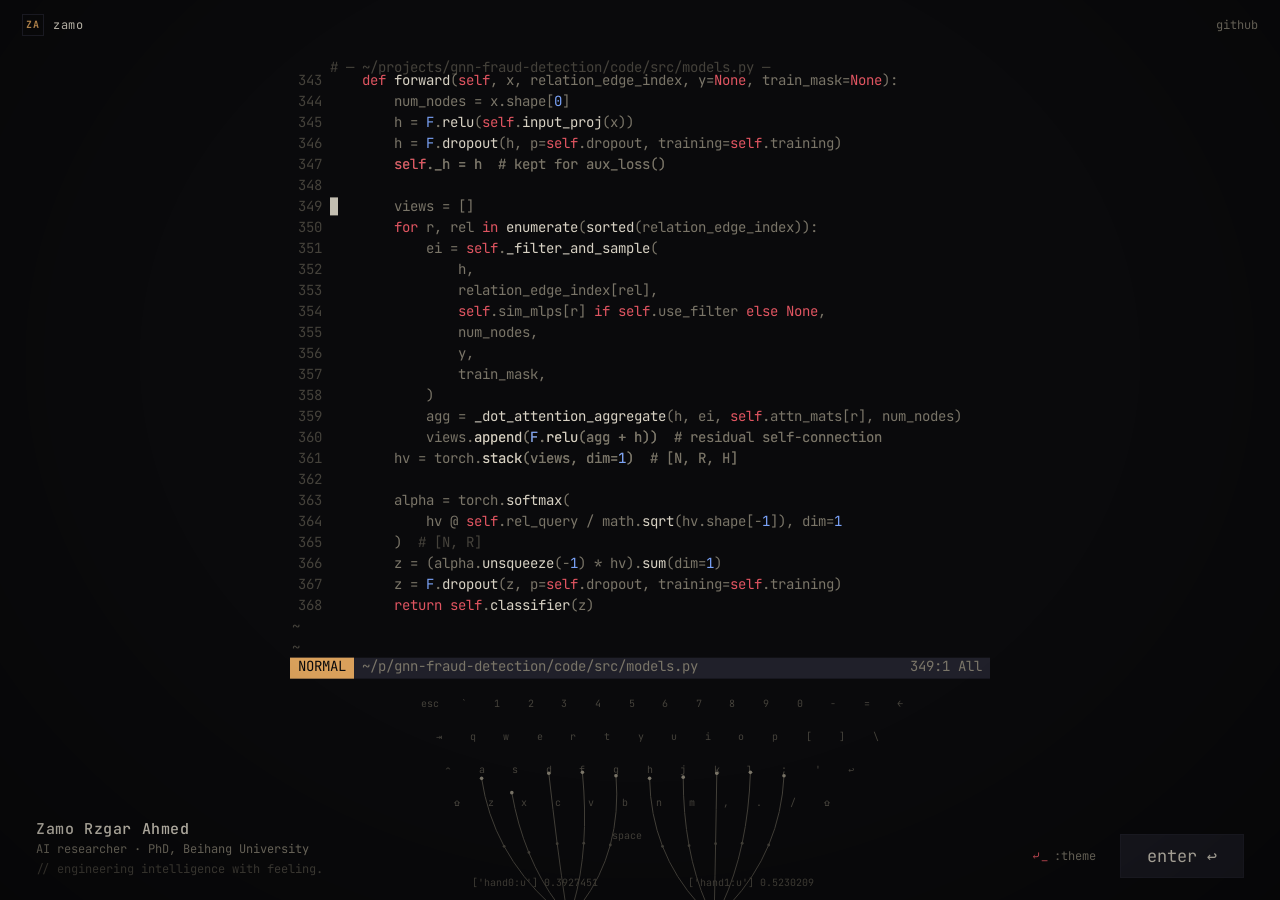
<file: index.html>
<!DOCTYPE html>
<html lang="en" data-theme="dark">
<head>
<meta charset="UTF-8">
<meta name="viewport" content="width=device-width, initial-scale=1.0">
<title>Zamo Rzgar Ahmed — AI researcher &amp; software engineer</title>
<meta name="description" content="Zamo Rzgar Ahmed — AI researcher and software engineer, PhD at Beihang University. LLMs, multi-agent systems, knowledge graphs and GNNs.">
<link rel="canonical" href="https://zamoai.xyz/">
<meta property="og:type" content="website">
<meta property="og:url" content="https://zamoai.xyz/">
<meta property="og:title" content="Zamo Rzgar Ahmed — AI researcher &amp; software engineer">
<meta property="og:description" content="PhD at Beihang University. LLMs, multi-agent systems, knowledge graphs and GNNs. Projects, research and awards.">
<meta property="og:image" content="https://zamoai.xyz/assets/img/portrait-color.png">
<meta name="twitter:card" content="summary">
<link rel="icon" href="data:image/svg+xml,%3Csvg xmlns='http://www.w3.org/2000/svg' viewBox='0 0 32 32'%3E%3Crect width='32' height='32' fill='%230a0a0c'/%3E%3Ctext x='16' y='22' font-family='monospace' font-size='14' font-weight='bold' fill='%23d9a05b' text-anchor='middle'%3EZA%3C/text%3E%3C/svg%3E">
<link rel="preconnect" href="https://fonts.googleapis.com">
<link rel="preconnect" href="https://fonts.gstatic.com" crossorigin>
<link href="https://fonts.googleapis.com/css2?family=JetBrains+Mono:ital,wght@0,400;0,500;0,700;1,400&display=swap" rel="stylesheet">
<link rel="stylesheet" href="assets/css/style.css?v=8">
<script>
  try { document.documentElement.dataset.theme = localStorage.getItem("zamo.theme") || "dark"; } catch (e) {}
</script>
</head>
<body class="landing">

<header class="topbar">
  <a class="brand" href="./"><span class="mark">ZA</span> zamo</a>
  <nav class="elsewhere" aria-label="Elsewhere">
    <a href="https://github.com/ZamoRzgar">github</a>
  </nav>
</header>


<main class="stage">
  <canvas class="wall" id="wall" aria-hidden="true"></canvas>
  <canvas class="kb" id="kb" aria-hidden="true"></canvas>

  <div class="note">
    <h1 class="intro-name">Zamo Rzgar Ahmed</h1>
    <p class="intro-role">AI researcher · PhD, Beihang University</p>
    <p class="intro-tag" aria-hidden="true">// engineering intelligence with feeling.</p>
  </div>
  <div class="hero-actions">
    <button class="theme-key" id="theme-btn" type="button" aria-label="Change theme"><span class="cmd-glyph" aria-hidden="true">⤶_</span>:theme</button>
    <a class="enter" href="portfolio/">enter ↩</a>
  </div>

  <nav class="sources sr-only" aria-label="Code shown on this page">
    <ul>
      <li><a href="https://github.com/ZamoRzgar/gnn-fraud-detection/blob/main/code/src/models.py#L343-L368">gnn-fraud-detection/code/src/models.py</a></li>
      <li><a href="https://github.com/ZamoRzgar/Multi-agent-RCA-project/blob/main/src/agents/judge.py#L47-L72">Multi-agent-RCA-project/src/agents/judge.py</a></li>
      <li><a href="https://github.com/ZamoRzgar/live-ddos-map/blob/HEAD/frontend/src/hooks/useSocket.ts#L18-L56">live-ddos-map/frontend/src/hooks/useSocket.ts</a></li>
    </ul>
  </nav>
</main>

<div class="cmdline" id="cmdline" hidden>
  <span class="cmd-prompt">:</span><input id="cmd-input" type="text" autocomplete="off" spellcheck="false" aria-label="Command">
</div>

<script src="assets/js/data.js?v=8"></script>
<script src="assets/js/theme.js?v=7"></script>
<script src="assets/js/home.js?v=7"></script>
<script src="assets/js/landing.js?v=7"></script>
</body>
</html>
</file>
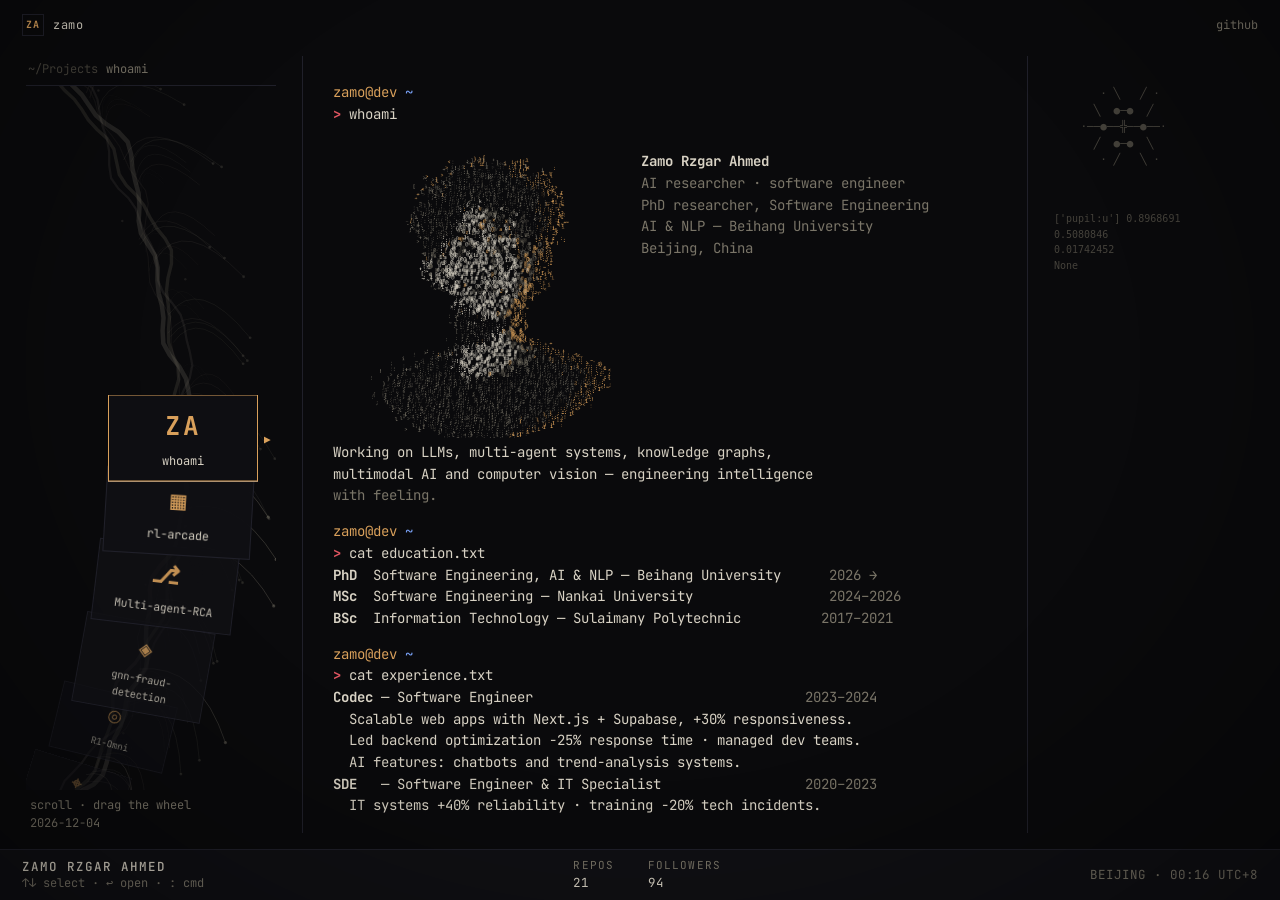
<file: portfolio/index.html>
<!DOCTYPE html>
<html lang="en" data-theme="dark">
<head>
<meta charset="UTF-8">
<meta name="viewport" content="width=device-width, initial-scale=1.0">
<title>Zamo Rzgar Ahmed — projects, research &amp; awards</title>
<meta name="description" content="Zamo Rzgar Ahmed — AI researcher and software engineer, PhD at Beihang University. Projects in multi-agent LLMs, GNN fraud detection and multimodal AI; research and awards.">
<link rel="canonical" href="https://zamoai.xyz/portfolio/">
<meta property="og:type" content="profile">
<meta property="og:url" content="https://zamoai.xyz/portfolio/">
<meta property="og:title" content="Zamo Rzgar Ahmed — projects, research &amp; awards">
<meta property="og:description" content="AI researcher and software engineer, PhD at Beihang University. Multi-agent LLMs, knowledge graphs, GNNs, multimodal AI.">
<meta property="og:image" content="https://zamoai.xyz/assets/img/portrait-color.png">
<meta name="twitter:card" content="summary">
<link rel="icon" href="data:image/svg+xml,%3Csvg xmlns='http://www.w3.org/2000/svg' viewBox='0 0 32 32'%3E%3Crect width='32' height='32' fill='%230a0a0c'/%3E%3Ctext x='16' y='22' font-family='monospace' font-size='14' font-weight='bold' fill='%23d9a05b' text-anchor='middle'%3EZA%3C/text%3E%3C/svg%3E">
<link rel="preconnect" href="https://fonts.googleapis.com">
<link rel="preconnect" href="https://fonts.gstatic.com" crossorigin>
<link href="https://fonts.googleapis.com/css2?family=JetBrains+Mono:ital,wght@0,400;0,500;0,700;1,400&display=swap" rel="stylesheet">
<link rel="stylesheet" href="../assets/css/style.css?v=8">
<script>
  try { document.documentElement.dataset.theme = localStorage.getItem("zamo.theme") || "dark"; } catch (e) {}
</script>
</head>
<body class="site">

<header class="topbar">
  <a class="brand" href="../"><span class="mark">ZA</span> zamo</a>
  <nav class="elsewhere" aria-label="Elsewhere">
    <a href="https://github.com/ZamoRzgar">github</a>
  </nav>
</header>

<h1 class="sr-only">zamo — whoami, projects and research.</h1>

<main class="deck">
  <aside class="wheel-wrap" aria-label="Editor">
    <button class="tabline" id="tabline" type="button" aria-expanded="false"><span class="tab-dir">~/Projects</span><span class="tab-file" id="tab-file"></span></button>
    <div class="wheel" id="wheel">
      <canvas class="ink" id="ink" aria-hidden="true"></canvas>
      <nav class="wheel-items" id="wheel-items" aria-label="whoami, projects and research" role="listbox" aria-orientation="vertical"></nav>
      <span class="wheel-mark" id="wheel-mark" aria-hidden="true">▶</span>
    </div>
    <p class="wheel-hint dim" aria-hidden="true">scroll · drag the wheel</p>
    <p class="wheel-date dim" id="wheel-date" aria-hidden="true"></p>
  </aside>

  <section class="term" id="term" tabindex="-1">
    <noscript>
      <div class="noscript">
        <h2>Zamo Rzgar Ahmed</h2>
        <p>AI researcher · software engineer · Beijing, China</p>
        <p>PhD, Software Engineering (AI &amp; NLP) — Beihang University, 2026 →<br>
           MSc, Software Engineering — Nankai University, 2024–2026<br>
           BSc, Information Technology — Sulaimany Polytechnic, 2017–2021</p>
        <h3>Projects</h3>
        <ul>
          <li><a href="https://zamoai.xyz/rl-arcade/">rl-arcade</a> — reinforcement learning you can play with (<a href="https://zamoai.xyz/rl-arcade/">try it live</a>)</li>
          <li><a href="https://github.com/ZamoRzgar/Multi-agent-RCA-project">Multi-agent-RCA</a> — multi-agent, knowledge-graph-guided root cause analysis with LLMs</li>
          <li><a href="https://github.com/ZamoRzgar/gnn-fraud-detection">gnn-fraud-detection</a> — imbalance- and camouflage-aware GNNs for fraud detection</li>
          <li><a href="https://github.com/ZamoRzgar/R1-Omni">R1-Omni</a> — explainable multimodal emotion recognition (fork of HumanMLLM/R1-Omni, plus a fusion pipeline)</li>
          <li><a href="https://github.com/ZamoRzgar/live-ddos-map">live-ddos-map</a> — real-time DDoS attack map</li>
          <li><a href="https://github.com/ZamoRzgar/image-security-verification">image-security-verification</a> — image authentication with RSA signatures</li>
          <li><a href="https://github.com/ZamoRzgar/Desk-Notebook">Desk-Notebook</a> — local-first desktop notebook app</li>
        </ul>
        <h3>Publication</h3>
        <p>Edge AI for Real-Time Vision: Challenges, Limitations, and Future Research Directions.
           Journal of Engineering Sciences and Information Technology, 9(4), 2025.
           <a href="https://doi.org/10.26389/AJSRP.K091025">doi:10.26389/AJSRP.K091025</a></p>
        <h3>Contact</h3>
        <p><a href="https://github.com/ZamoRzgar">github</a> · <a href="mailto:zamo.rzgar1@gmail.com">email</a></p>
      </div>
    </noscript>
  </section>
  <p class="sr-only" id="announce" aria-live="polite"></p>

  <aside class="deco" aria-hidden="true">
    <pre class="deco-art">
       · ╲   ╱ ·
      ╲  ●─●  ╱
    ·──●──╬──●──·
      ╱  ●─●  ╲
       · ╱   ╲ ·
    </pre>
    <pre class="deco-readout" id="deco-readout">['pupil:u'] 0.5354021
0.5013513
0.0173530020
None</pre>
  </aside>
</main>

<footer class="statusbar">
  <div class="sb-left">
    <span class="sb-name">ZAMO RZGAR AHMED</span>
    <span class="sb-hints dim">↑↓ select · ↩ open · : cmd</span>
  </div>
  <div class="sb-mid" id="sb-stats"></div>
  <div class="sb-right">
    <span class="dim" id="sb-clock"></span>
  </div>
</footer>

<div class="cmdline" id="cmdline" hidden>
  <span class="cmd-prompt">:</span><input id="cmd-input" type="text" autocomplete="off" spellcheck="false" aria-label="Command">
</div>

<script src="../assets/js/data.js?v=8"></script>
<script src="../assets/js/theme.js?v=7"></script>
<script src="../assets/js/ascii.js?v=6"></script>
<script src="../assets/js/portrait.js?v=6"></script>
<script src="../assets/js/app.js?v=8"></script>
</body>
</html>
</file>
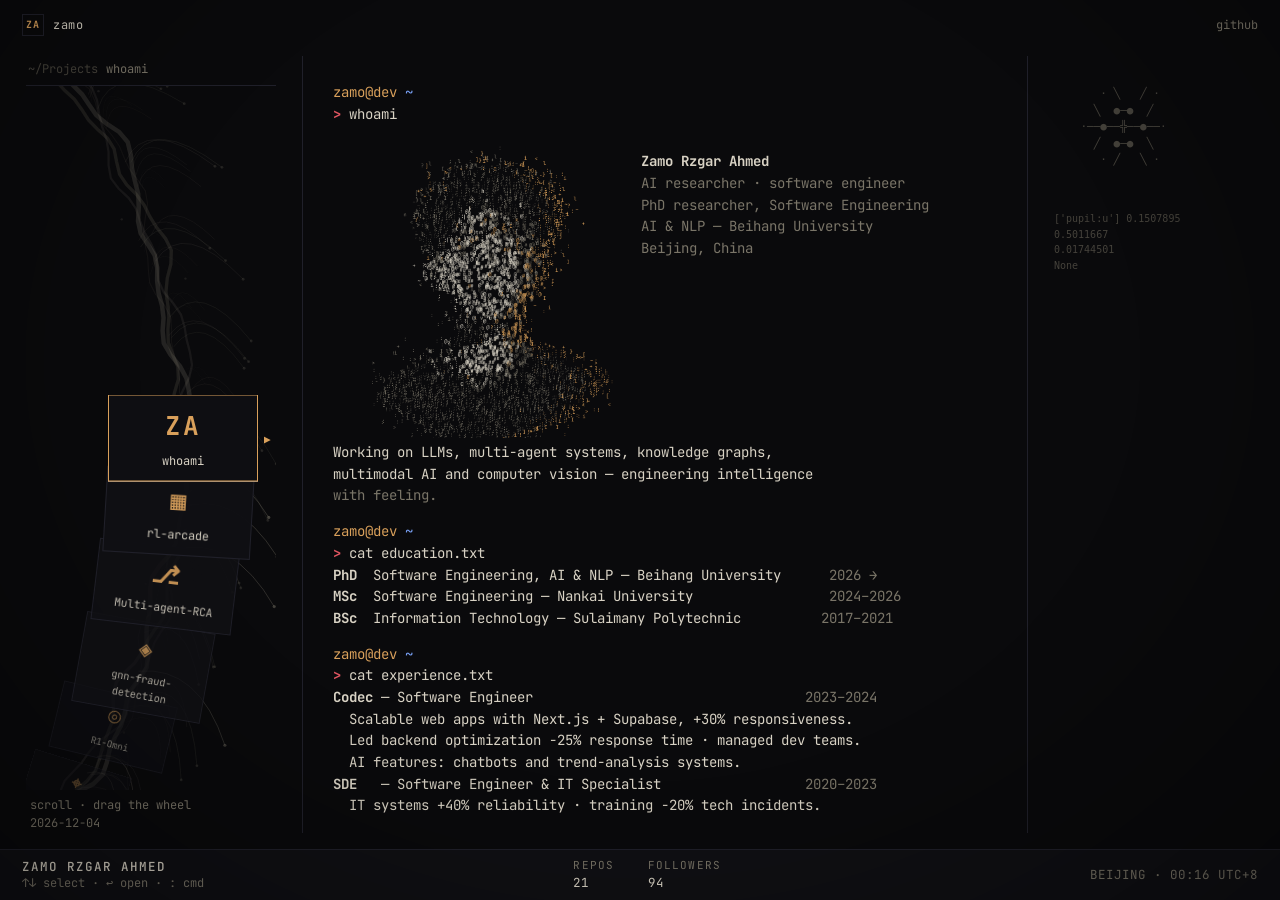
<file: portifolio/index.html>
<!DOCTYPE html>
<html lang="en">
<head>
<meta charset="UTF-8">
<title>Moved — Zamo Rzgar Ahmed</title>
<meta name="robots" content="noindex">
<link rel="canonical" href="https://zamoai.xyz/portfolio/">
<meta http-equiv="refresh" content="0; url=../portfolio/">
<script>location.replace("../portfolio/" + location.hash);</script>
</head>
<body>
<p>This page moved to <a href="../portfolio/">zamoai.xyz/portfolio/</a>.</p>
</body>
</html>
</file>
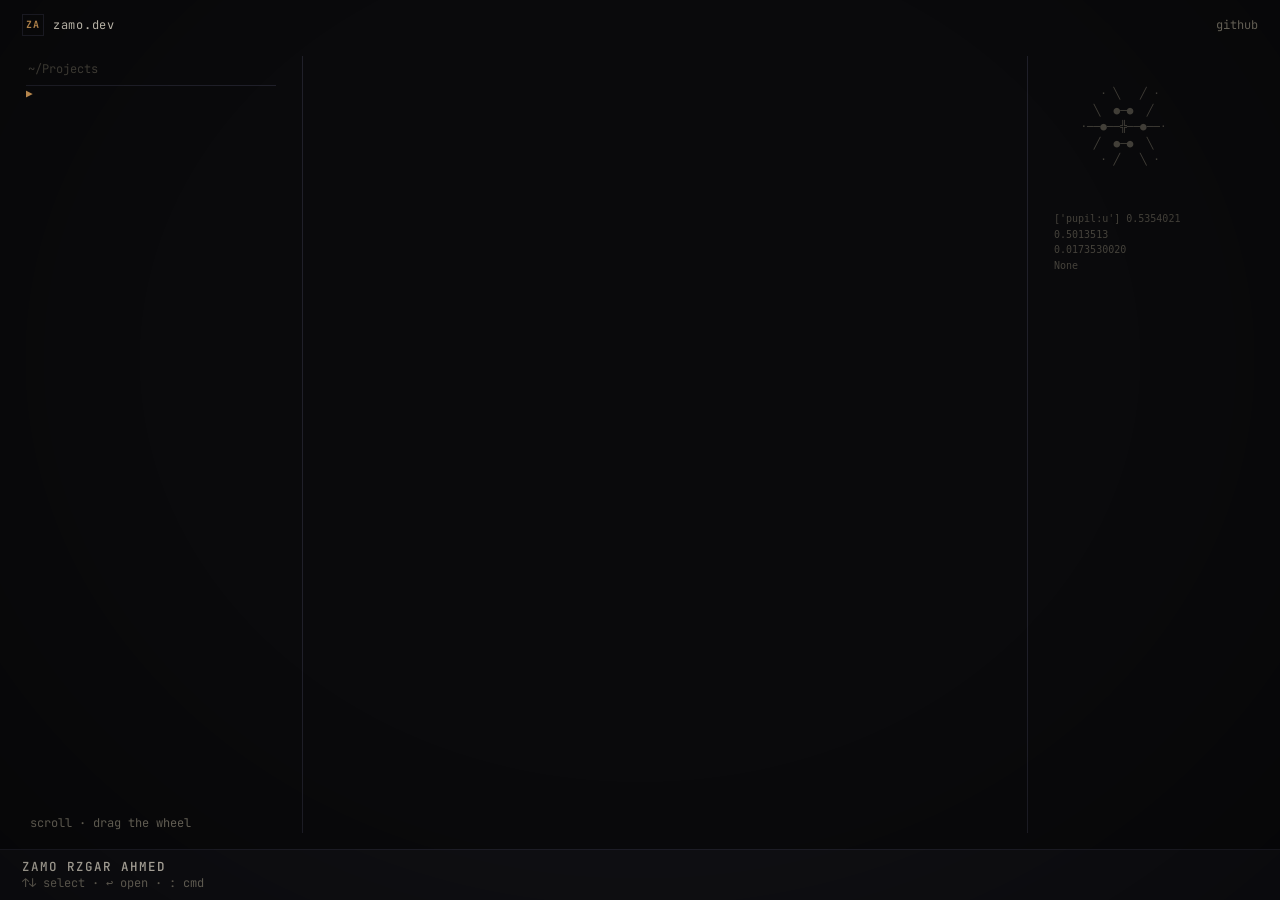
<file: site/index.html>
<!DOCTYPE html>
<html lang="en" data-theme="dark">
<head>
<meta charset="UTF-8">
<meta name="viewport" content="width=device-width, initial-scale=1.0">
<title>zamo.dev</title>
<meta name="description" content="Zamo Rzgar Ahmed — AI researcher and software engineer. Projects, research and awards.">
<link rel="icon" href="data:image/svg+xml,%3Csvg xmlns='http://www.w3.org/2000/svg' viewBox='0 0 32 32'%3E%3Crect width='32' height='32' fill='%230a0a0c'/%3E%3Ctext x='16' y='22' font-family='monospace' font-size='14' font-weight='bold' fill='%23d9a05b' text-anchor='middle'%3EZA%3C/text%3E%3C/svg%3E">
<link rel="preconnect" href="https://fonts.googleapis.com">
<link rel="preconnect" href="https://fonts.gstatic.com" crossorigin>
<link href="https://fonts.googleapis.com/css2?family=JetBrains+Mono:ital,wght@0,400;0,500;0,700;1,400&display=swap" rel="stylesheet">
<link rel="stylesheet" href="../assets/css/style.css?v=4">
<script>
  try { document.documentElement.dataset.theme = localStorage.getItem("zamo.theme") || "dark"; } catch (e) {}
</script>
</head>
<body class="site">

<header class="topbar">
  <a class="brand" href="../"><span class="mark">ZA</span> zamo.dev</a>
  <nav class="elsewhere" aria-label="Elsewhere">
    <a href="https://github.com/ZamoRzgar">github</a>
  </nav>
</header>

<h1 class="sr-only">zamo.dev — whoami, projects and research.</h1>

<main class="deck">
  <aside class="wheel-wrap" aria-label="Editor">
    <button class="tabline" id="tabline" type="button" aria-expanded="false"><span class="tab-dir">~/Projects</span><span class="tab-file" id="tab-file"></span></button>
    <div class="wheel" id="wheel">
      <canvas class="ink" id="ink" aria-hidden="true"></canvas>
      <nav class="wheel-items" id="wheel-items" aria-label="whoami, projects and research" role="listbox" aria-orientation="vertical"></nav>
      <span class="wheel-mark" id="wheel-mark" aria-hidden="true">▶</span>
    </div>
    <p class="wheel-hint dim" aria-hidden="true">scroll · drag the wheel</p>
    <p class="wheel-date dim" id="wheel-date" aria-hidden="true"></p>
  </aside>

  <section class="term" id="term" aria-live="polite"></section>

  <aside class="deco" aria-hidden="true">
    <pre class="deco-art">
       · ╲   ╱ ·
      ╲  ●─●  ╱
    ·──●──╬──●──·
      ╱  ●─●  ╲
       · ╱   ╲ ·
    </pre>
    <pre class="deco-readout" id="deco-readout">['pupil:u'] 0.5354021
0.5013513
0.0173530020
None</pre>
  </aside>
</main>

<footer class="statusbar">
  <div class="sb-left">
    <span class="sb-name">ZAMO RZGAR AHMED</span>
    <span class="sb-hints dim">↑↓ select · ↩ open · : cmd</span>
  </div>
  <div class="sb-mid" id="sb-stats"></div>
  <div class="sb-right">
    <span class="dim" id="sb-visits"></span>
    <span class="spark" id="spark" aria-hidden="true"></span>
  </div>
</footer>

<div class="cmdline" id="cmdline" hidden>
  <span class="cmd-prompt">:</span><input id="cmd-input" type="text" autocomplete="off" spellcheck="false" aria-label="Command">
</div>

<script src="../assets/js/data.js?v=4"></script>
<script src="../assets/js/ascii.js?v=4"></script>
<script src="../assets/js/portrait.js?v=4"></script>
<script src="../assets/js/app.js?v=4"></script>
</body>
</html>
</file>
<file: assets/css/style.css>
/* zamo — terminal aesthetic, plain css */

:root,
[data-theme="dark"] {
  --bg: #0a0a0c;
  --bg2: #101014;
  --panel: #0e0e12;
  --line: #20202a;
  --fg: #d8d2c4;
  --dim: #7a7568;
  --faint: #45423b;
  --accent: #d9a05b;
  --hot: #e05561;
  --cool: #7aa2f7;
  --sel: #1a1a22;
}

[data-theme="paper"] {
  --bg: #f2efe7;
  --bg2: #e9e5da;
  --panel: #faf7ef;
  --line: #d8d2c2;
  --fg: #2b2823;
  --dim: #7c766a;
  --faint: #b3ac9c;
  --accent: #9a6a2f;
  --hot: #c2403f;
  --cool: #3d5af1;
  --sel: #e4dfd2;
}

[data-theme="phosphor"] {
  --bg: #040804;
  --bg2: #081008;
  --panel: #060c06;
  --line: #12301a;
  --fg: #8dffab;
  --dim: #3f8f57;
  --faint: #1d4d2c;
  --accent: #c7ff5e;
  --hot: #ff5e7a;
  --cool: #5ee7ff;
  --sel: #0a180c;
}

* { margin: 0; padding: 0; box-sizing: border-box; }

html { height: 100%; }

body {
  min-height: 100vh;
  background: var(--bg);
  color: var(--fg);
  font-family: "JetBrains Mono", ui-monospace, SFMono-Regular, Menlo, Consolas, monospace;
  font-size: 14px;
  line-height: 1.55;
  display: flex;
  flex-direction: column;
  overflow-x: hidden;
}

body.site {
  height: 100vh;
  height: 100dvh;
  overflow: hidden;
}

body.landing {
  height: 100vh;
  height: 100dvh;
  overflow: hidden;
}

.landing .cmdline { bottom: 0; }

body::after {
  content: "";
  position: fixed;
  inset: 0;
  pointer-events: none;
  background: radial-gradient(ellipse at 50% 40%, transparent 55%, rgba(0, 0, 0, 0.35) 100%);
  z-index: 50;
}

[data-theme="paper"] body::after { background: radial-gradient(ellipse at 50% 40%, transparent 60%, rgba(80, 70, 40, 0.08) 100%); }

::selection { background: var(--accent); color: var(--bg); }

a { color: var(--fg); text-decoration: none; }
a:hover { color: var(--accent); }

:focus-visible { outline: 1px solid var(--accent); outline-offset: 2px; }

.dim { color: var(--dim); }
.faint { color: var(--faint); }
.hot { color: var(--hot); }
.accent { color: var(--accent); }
.cool { color: var(--cool); }

.sr-only {
  position: absolute;
  width: 1px; height: 1px;
  overflow: hidden;
  clip: rect(0 0 0 0);
  white-space: nowrap;
}

/* ── top bar ─────────────────────────────────────────── */

.topbar {
  display: flex;
  justify-content: space-between;
  align-items: center;
  padding: 14px 22px;
  font-size: 12px;
}

.brand { display: inline-flex; align-items: center; gap: 9px; letter-spacing: 0.06em; }

.mark {
  display: inline-grid;
  place-items: center;
  width: 22px; height: 22px;
  border: 1px solid var(--line);
  color: var(--accent);
  font-weight: 700;
  font-size: 10px;
}

.elsewhere a { color: var(--dim); }
.elsewhere a:hover { color: var(--accent); }

/* ── landing ─────────────────────────────────────────── */

.stage {
  flex: 1;
  position: relative;
  display: flex;
  flex-direction: column;
  align-items: center;
  min-height: 0;
}

.wall {
  width: min(700px, 94vw);
  flex: 1;
  min-height: 0;
  margin-top: 6px;
}

.kb {
  width: min(620px, 94vw);
  height: 210px;
  flex: none;
}

.note {
  position: absolute;
  bottom: 22px;
  left: 36px;
  color: var(--faint);
  font-size: 12px;
  line-height: 1.5;
}

.intro-name { color: var(--fg); font-size: 15px; font-weight: 500; letter-spacing: 0.04em; }
.intro-role { color: var(--dim); }
.intro-tag { color: var(--faint); margin-top: 2px; }

.hero-actions {
  position: absolute;
  right: 36px;
  bottom: 22px;
  display: flex;
  align-items: center;
  gap: 20px;
}

.theme-key {
  background: none;
  border: none;
  color: var(--dim);
  font: inherit;
  font-size: 12px;
  cursor: pointer;
  display: inline-flex;
  align-items: center;
  gap: 6px;
  padding: 2px 4px;
}
.theme-key:hover { color: var(--accent); }
.cmd-glyph { color: var(--hot); }

.enter {
  font-size: 17px;
  padding: 8px 26px;
  border: 1px solid var(--line);
  background: var(--sel);
}
.enter:hover { border-color: var(--accent); color: var(--accent); }

/* ── deck layout ─────────────────────────────────────── */

.deck {
  flex: 1;
  display: grid;
  grid-template-columns: 250px minmax(0, 1fr) 200px;
  gap: 26px;
  padding: 6px 26px 16px;
  min-height: 0;
}

/* wheel — circular drum */

.wheel-wrap {
  display: flex;
  flex-direction: column;
  min-height: 0;
  position: relative;
}

.tabline {
  background: none;
  border: none;
  border-bottom: 1px solid var(--line);
  color: var(--dim);
  font: inherit;
  font-size: 12px;
  text-align: left;
  padding: 4px 2px 6px;
  cursor: default;
  display: flex;
  gap: 8px;
}
.tabline .tab-dir { color: var(--faint); }
.tabline .tab-file { color: var(--dim); }

.wheel {
  position: relative;
  flex: 1;
  min-height: 0;
  overflow: hidden;
  cursor: grab;
  touch-action: none;
}
.wheel.dragging { cursor: grabbing; }

.ink {
  position: absolute;
  inset: 0;
  width: 100%;
  height: 100%;
}

.wheel-items { position: absolute; inset: 0; }

.card {
  position: absolute;
  left: 0;
  top: 0;
  width: 150px;
  background: var(--panel);
  border: 1px solid var(--line);
  color: var(--fg);
  font: inherit;
  cursor: pointer;
  padding: 14px 10px 10px;
  text-align: center;
  will-change: transform;
  transition: border-color 0.25s ease;
}

.card .glyph {
  display: block;
  font-size: 26px;
  line-height: 1.2;
  color: var(--accent);
  font-weight: 700;
  letter-spacing: 0.08em;
  min-height: 34px;
}

.card .title {
  display: block;
  margin-top: 8px;
  font-size: 12px;
  color: var(--fg);
  overflow-wrap: break-word;
  word-break: normal;
}

.card.active { border-color: var(--accent); }

.wheel-mark {
  position: absolute;
  color: var(--accent);
  font-size: 11px;
  pointer-events: none;
}

.wheel-hint, .wheel-date {
  font-size: 12px;
  padding: 6px 0 0 4px;
}

.wheel-date { padding-top: 0; }

/* terminal */

.term {
  min-height: 0;
  overflow-y: auto;
  scrollbar-width: thin;
  scrollbar-color: var(--line) transparent;
  padding: 26px 30px;
  border-left: 1px solid var(--line);
  border-right: 1px solid var(--line);
  font-size: 14px;
}

.term .p-row {
  display: flex;
  gap: 28px;
  align-items: flex-start;
  margin: 6px 0 4px;
}

.term .portrait-mount {
  flex: none;
  width: 280px;
}

.term .portrait-mount canvas {
  display: block;
  width: 100%;
  height: auto;
  cursor: default;
  touch-action: none;
}

.term .p-side {
  color: var(--dim);
  white-space: pre-wrap;
  padding-top: 20px;
}

.term .line {
  white-space: pre-wrap;
  word-break: break-word;
  opacity: 0;
  animation: rise 0.3s ease forwards;
}

@keyframes rise {
  from { opacity: 0; transform: translateY(3px); }
  to { opacity: 1; transform: none; }
}

.term .gap { height: 14px; }

.prompt .user { color: var(--accent); }
.prompt .path { color: var(--cool); }
.prompt .branch { color: var(--hot); }
.prompt .chev { color: var(--hot); font-weight: 700; }
.prompt .cmd { color: var(--fg); }

.kv { display: inline-block; min-width: 11ch; color: var(--dim); }

.bar-hot { color: var(--hot); }
.bar-rest { color: var(--faint); }

.term a { border-bottom: 1px solid var(--faint); }
.term a:hover { border-bottom-color: var(--accent); }

.term .head { color: var(--fg); font-weight: 700; }

/* live-demo button on projects that have one */
.term .run-row {
  display: flex;
  flex-wrap: wrap;
  align-items: center;
  gap: 8px 14px;
  white-space: normal;
}
.term a.run-btn {
  display: inline-block;
  padding: 7px 14px;
  border: 1px solid var(--accent);
  border-radius: 3px;
  background: var(--accent);
  color: var(--bg);
  font-weight: 700;
  letter-spacing: 0.04em;
  text-decoration: none;
  transition: background 0.15s, color 0.15s;
}
.term a.run-btn:hover,
.term a.run-btn:focus-visible {
  background: transparent;
  color: var(--accent);
  border-bottom-color: var(--accent);
}
.term .sub { color: var(--dim); }

/* deco */

.deco {
  padding-top: 30px;
  color: var(--faint);
  font-size: 11px;
  user-select: none;
  overflow: hidden;
}

.deco-art { line-height: 1.5; }
.deco-readout { margin-top: 26px; font-size: 10px; color: var(--faint); }

/* ── status bar ──────────────────────────────────────── */

.statusbar {
  display: flex;
  justify-content: space-between;
  align-items: center;
  gap: 20px;
  border-top: 1px solid var(--line);
  padding: 8px 22px;
  font-size: 12.5px;
  background: var(--bg2);
}

.sb-left { display: flex; flex-direction: column; line-height: 1.4; }
.sb-name { letter-spacing: 0.08em; font-weight: 500; }
.sb-hints { font-size: 12px; }

.sb-mid { display: flex; gap: 34px; }
.sb-stat { display: flex; flex-direction: column; align-items: flex-start; line-height: 1.4; }
.sb-stat .k { color: var(--dim); font-size: 11px; letter-spacing: 0.1em; }
.sb-stat .v { color: var(--fg); }

.sb-right { display: flex; align-items: center; gap: 12px; }


/* no-javascript fallback + 404 */

.noscript { color: var(--fg); max-width: 70ch; }
.noscript h2 { font-size: 18px; }
.noscript h3 { font-size: 14px; color: var(--accent); margin: 18px 0 6px; }
.noscript p, .noscript li { margin-bottom: 6px; }
.noscript ul { padding-left: 2ch; }
.noscript a { border-bottom: 1px solid var(--faint); }

.nf { max-width: 720px; margin: 0 auto; padding: 12vh 22px; }
.nf h1 { font-size: 20px; margin: 14px 0 30px; }

/* command line */

.cmdline {
  position: fixed;
  left: 0; right: 0; bottom: 34px;
  display: flex;
  align-items: center;
  gap: 2px;
  padding: 6px 22px;
  background: var(--bg2);
  border-top: 1px solid var(--line);
  z-index: 60;
}

.cmdline[hidden] { display: none; }

.cmd-prompt { color: var(--hot); font-weight: 700; }

.cmdline input {
  flex: 1;
  background: none;
  border: none;
  outline: none;
  color: var(--fg);
  font: inherit;
  caret-color: var(--accent);
}

/* ── responsive ──────────────────────────────────────── */

@media (max-width: 980px) {
  .deck { grid-template-columns: 130px minmax(0, 1fr); }
  .deco { display: none; }
  .card { width: 110px; }
  .hero-art { display: none; }
}

@media (max-width: 640px) {
  .deck { grid-template-columns: 1fr; grid-template-rows: minmax(0, 1fr) auto; padding: 4px 12px 8px; }
  .wheel-wrap { order: 2; height: 205px; max-height: 205px; }
  .wheel-hint { display: none; }
  .term { order: 1; border: none; padding: 10px 4px; }
  .term .portrait-mount { width: 150px; }
  .term .p-row { gap: 14px; }
  .sb-mid { gap: 16px; }
  .sb-hints { display: none; }
  .sb-right { display: none; }
  .sb-name { white-space: nowrap; font-size: 11px; }
  .statusbar { padding: 8px 12px; }

  /* landing: everything in flow, page scrolls if it doesn't fit */
  body.landing {
    height: auto;
    min-height: 100vh;
    min-height: 100dvh;
    overflow-y: auto;
  }
  .landing .wall { min-height: 300px; }
  .landing .kb { height: 150px; }
  .note { position: static; transform: none; padding: 4px 18px 0; }
  .hero-actions {
    position: static;
    margin-top: auto;
    justify-content: flex-end;
    padding: 10px 16px 20px;
  }
}

/* landscape phones / short screens: landing scrolls too */
@media (max-height: 560px) {
  body.landing {
    height: auto;
    min-height: 100vh;
    min-height: 100dvh;
    overflow-y: auto;
  }
  .note { position: static; transform: none; padding: 4px 18px 0; }
  .hero-actions {
    position: static;
    margin-top: auto;
    justify-content: flex-end;
    padding: 10px 16px 20px;
  }
}

/* mid-size screens: the name block sits under the keyboard instead of beside it */
@media (min-width: 641px) and (max-width: 1100px) {
  .note { position: static; align-self: flex-start; padding: 0 36px 22px; }
}

/* respect the OS "reduce motion" setting */
@media (prefers-reduced-motion: reduce) {
  .term .line { animation: none; opacity: 1; }
  .card { transition: none; }
}
</file>
